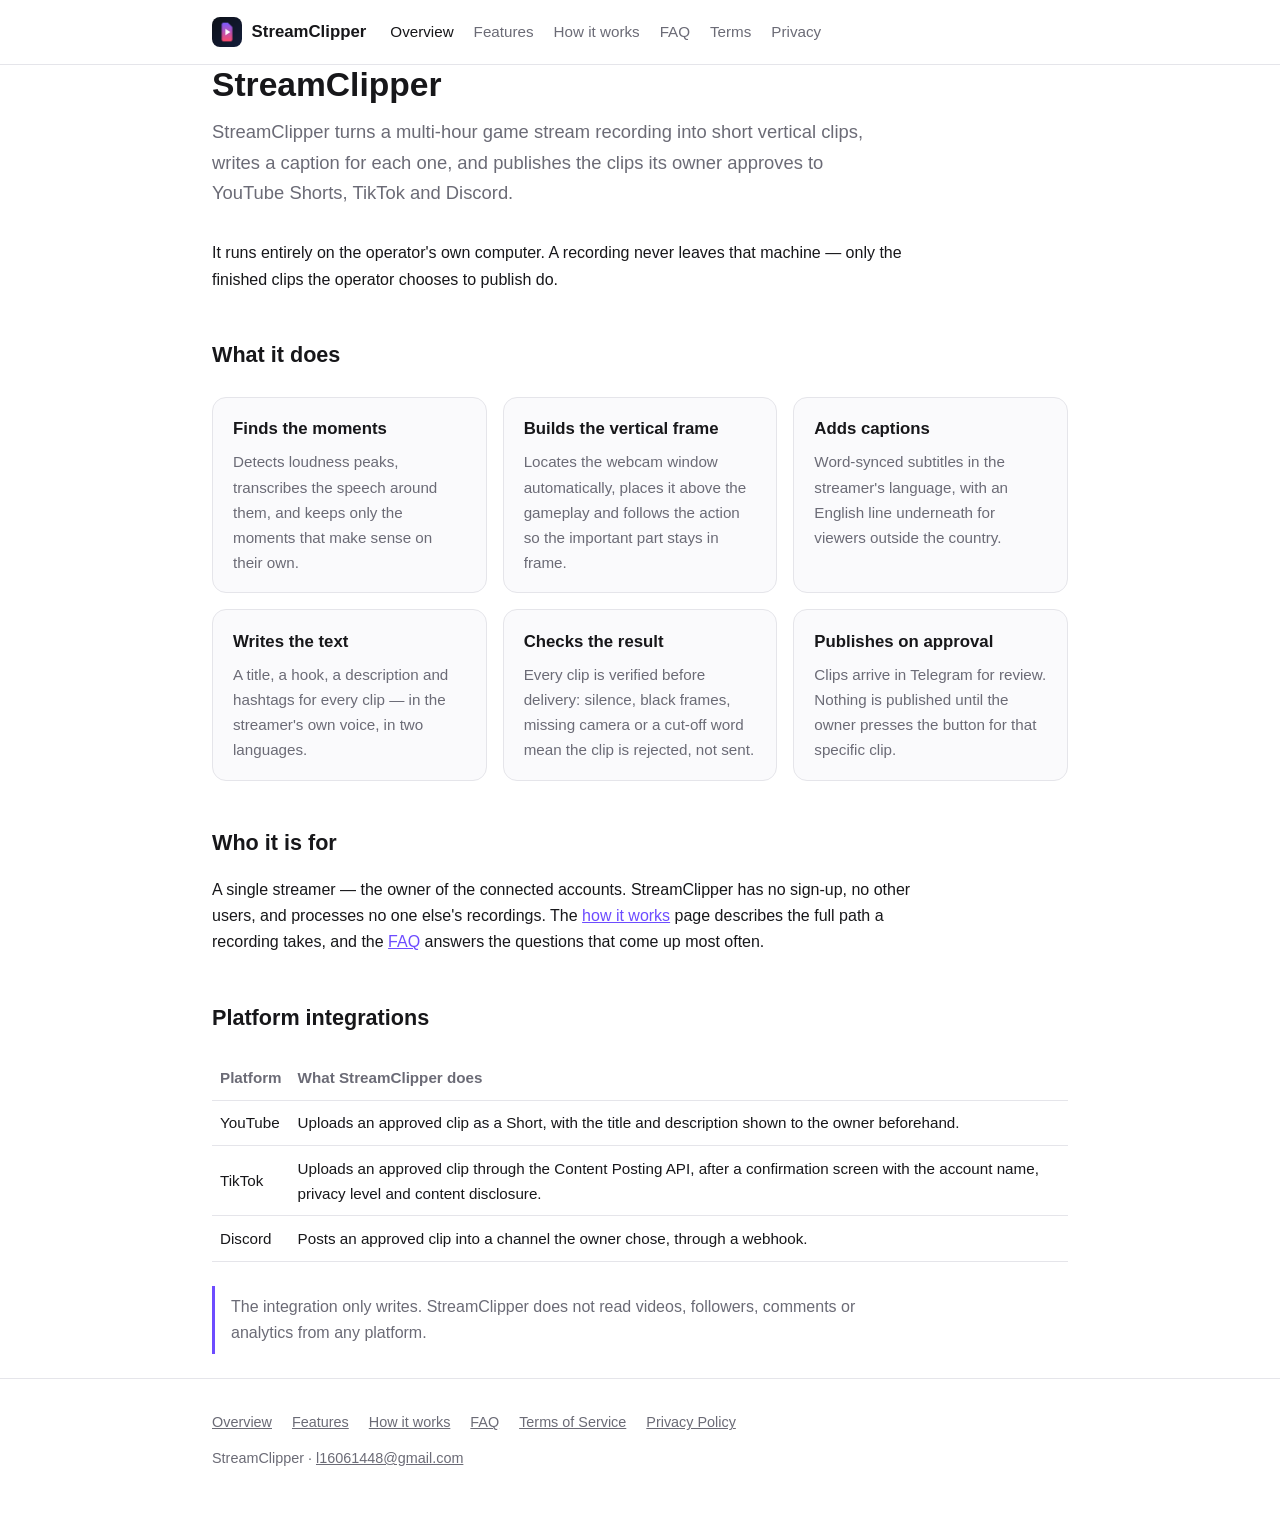
<file: index.html>
<!DOCTYPE html>
<html lang="en">
<head>
<meta charset="utf-8">
<meta name="viewport" content="width=device-width, initial-scale=1">
<link rel="icon" type="image/png" href="logo.png">
<link rel="stylesheet" href="style.css">
<title>StreamClipper</title>
<meta name="description" content="StreamClipper turns long game stream recordings into short vertical clips and publishes the approved ones to YouTube Shorts, TikTok and Discord.">
</head>
<body>

<header class="top">
  <div class="wrap">
    <a class="brand" href="index.html"><img src="logo.png" alt="">StreamClipper</a>
    <nav class="main">
      <a href="index.html" aria-current="page">Overview</a>
      <a href="features/">Features</a>
      <a href="how-it-works/">How it works</a>
      <a href="faq/">FAQ</a>
      <a href="terms-of-service/">Terms</a>
      <a href="privacy-policy/">Privacy</a>
    </nav>
  </div>
</header>

<main class="wrap">
  <h1>StreamClipper</h1>
  <p class="lead">StreamClipper turns a multi-hour game stream recording into
  short vertical clips, writes a caption for each one, and publishes the clips
  its owner approves to YouTube Shorts, TikTok and Discord.</p>

  <p>It runs entirely on the operator's own computer. A recording never leaves
  that machine — only the finished clips the operator chooses to publish do.</p>

  <h2>What it does</h2>
  <div class="grid">
    <div class="card">
      <h3>Finds the moments</h3>
      <p>Detects loudness peaks, transcribes the speech around them, and keeps
      only the moments that make sense on their own.</p>
    </div>
    <div class="card">
      <h3>Builds the vertical frame</h3>
      <p>Locates the webcam window automatically, places it above the gameplay
      and follows the action so the important part stays in frame.</p>
    </div>
    <div class="card">
      <h3>Adds captions</h3>
      <p>Word-synced subtitles in the streamer's language, with an English line
      underneath for viewers outside the country.</p>
    </div>
    <div class="card">
      <h3>Writes the text</h3>
      <p>A title, a hook, a description and hashtags for every clip — in the
      streamer's own voice, in two languages.</p>
    </div>
    <div class="card">
      <h3>Checks the result</h3>
      <p>Every clip is verified before delivery: silence, black frames, missing
      camera or a cut-off word mean the clip is rejected, not sent.</p>
    </div>
    <div class="card">
      <h3>Publishes on approval</h3>
      <p>Clips arrive in Telegram for review. Nothing is published until the
      owner presses the button for that specific clip.</p>
    </div>
  </div>

  <h2>Who it is for</h2>
  <p>A single streamer — the owner of the connected accounts. StreamClipper has
  no sign-up, no other users, and processes no one else's recordings. The
  <a href="how-it-works/">how it works</a> page describes the full path a
  recording takes, and the <a href="faq/">FAQ</a> answers the questions that
  come up most often.</p>

  <h2>Platform integrations</h2>
  <table>
    <tr><th>Platform</th><th>What StreamClipper does</th></tr>
    <tr><td>YouTube</td><td>Uploads an approved clip as a Short, with the title and description shown to the owner beforehand.</td></tr>
    <tr><td>TikTok</td><td>Uploads an approved clip through the Content Posting API, after a confirmation screen with the account name, privacy level and content disclosure.</td></tr>
    <tr><td>Discord</td><td>Posts an approved clip into a channel the owner chose, through a webhook.</td></tr>
  </table>
  <p class="note">The integration only writes. StreamClipper does not read
  videos, followers, comments or analytics from any platform.</p>
</main>

<footer class="bottom">
  <div class="wrap">
    <nav>
      <a href="index.html">Overview</a>
      <a href="features/">Features</a>
      <a href="how-it-works/">How it works</a>
      <a href="faq/">FAQ</a>
      <a href="terms-of-service/">Terms of Service</a>
      <a href="privacy-policy/">Privacy Policy</a>
    </nav>
    StreamClipper · <a href="mailto:l16061448@gmail.com">l16061448@gmail.com</a>
  </div>
</footer>

</body>
</html>
</file>
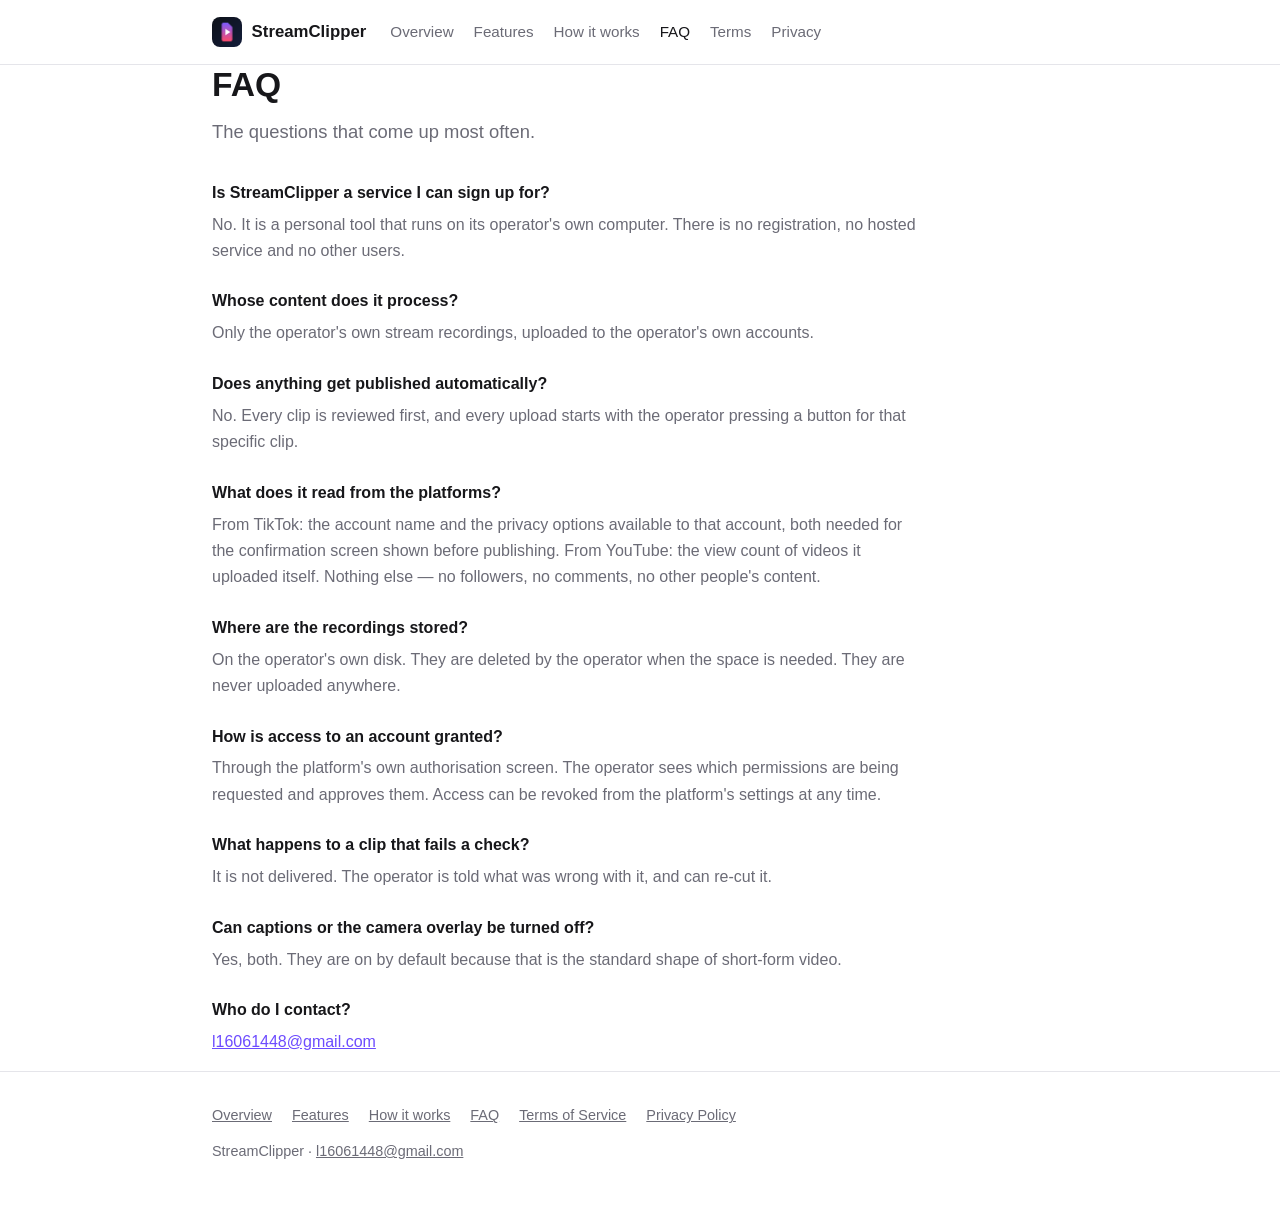
<file: faq/index.html>
<!DOCTYPE html>
<html lang="en">
<head>
<meta charset="utf-8">
<meta name="viewport" content="width=device-width, initial-scale=1">
<link rel="icon" type="image/png" href="../logo.png">
<link rel="stylesheet" href="../style.css">
<title>StreamClipper</title>
<meta name="description" content="Questions about what StreamClipper is, who can use it, what it uploads and how access works.">
</head>
<body>

<header class="top">
  <div class="wrap">
    <a class="brand" href="../"><img src="../logo.png" alt="">StreamClipper</a>
    <nav class="main">
      <a href="../">Overview</a>
      <a href="../features/">Features</a>
      <a href="../how-it-works/">How it works</a>
      <a href="../faq/" aria-current="page">FAQ</a>
      <a href="../terms-of-service/">Terms</a>
      <a href="../privacy-policy/">Privacy</a>
    </nav>
  </div>
</header>

<main class="wrap">
  <h1>FAQ</h1>
  <p class="lead">The questions that come up most often.</p>

  <dl class="faq">
    <dt>Is StreamClipper a service I can sign up for?</dt>
    <dd>No. It is a personal tool that runs on its operator's own computer. There
    is no registration, no hosted service and no other users.</dd>

    <dt>Whose content does it process?</dt>
    <dd>Only the operator's own stream recordings, uploaded to the operator's own
    accounts.</dd>

    <dt>Does anything get published automatically?</dt>
    <dd>No. Every clip is reviewed first, and every upload starts with the
    operator pressing a button for that specific clip.</dd>

    <dt>What does it read from the platforms?</dt>
    <dd>From TikTok: the account name and the privacy options available to that
    account, both needed for the confirmation screen shown before publishing.
    From YouTube: the view count of videos it uploaded itself. Nothing else — no
    followers, no comments, no other people's content.</dd>

    <dt>Where are the recordings stored?</dt>
    <dd>On the operator's own disk. They are deleted by the operator when the
    space is needed. They are never uploaded anywhere.</dd>

    <dt>How is access to an account granted?</dt>
    <dd>Through the platform's own authorisation screen. The operator sees which
    permissions are being requested and approves them. Access can be revoked from
    the platform's settings at any time.</dd>

    <dt>What happens to a clip that fails a check?</dt>
    <dd>It is not delivered. The operator is told what was wrong with it, and can
    re-cut it.</dd>

    <dt>Can captions or the camera overlay be turned off?</dt>
    <dd>Yes, both. They are on by default because that is the standard shape of
    short-form video.</dd>

    <dt>Who do I contact?</dt>
    <dd><a href="mailto:l16061448@gmail.com">l16061448@gmail.com</a></dd>
  </dl>
</main>

<footer class="bottom">
  <div class="wrap">
    <nav>
      <a href="../">Overview</a>
      <a href="../features/">Features</a>
      <a href="../how-it-works/">How it works</a>
      <a href="../faq/">FAQ</a>
      <a href="../terms-of-service/">Terms of Service</a>
      <a href="../privacy-policy/">Privacy Policy</a>
    </nav>
    StreamClipper · <a href="mailto:l16061448@gmail.com">l16061448@gmail.com</a>
  </div>
</footer>

</body>
</html>
</file>
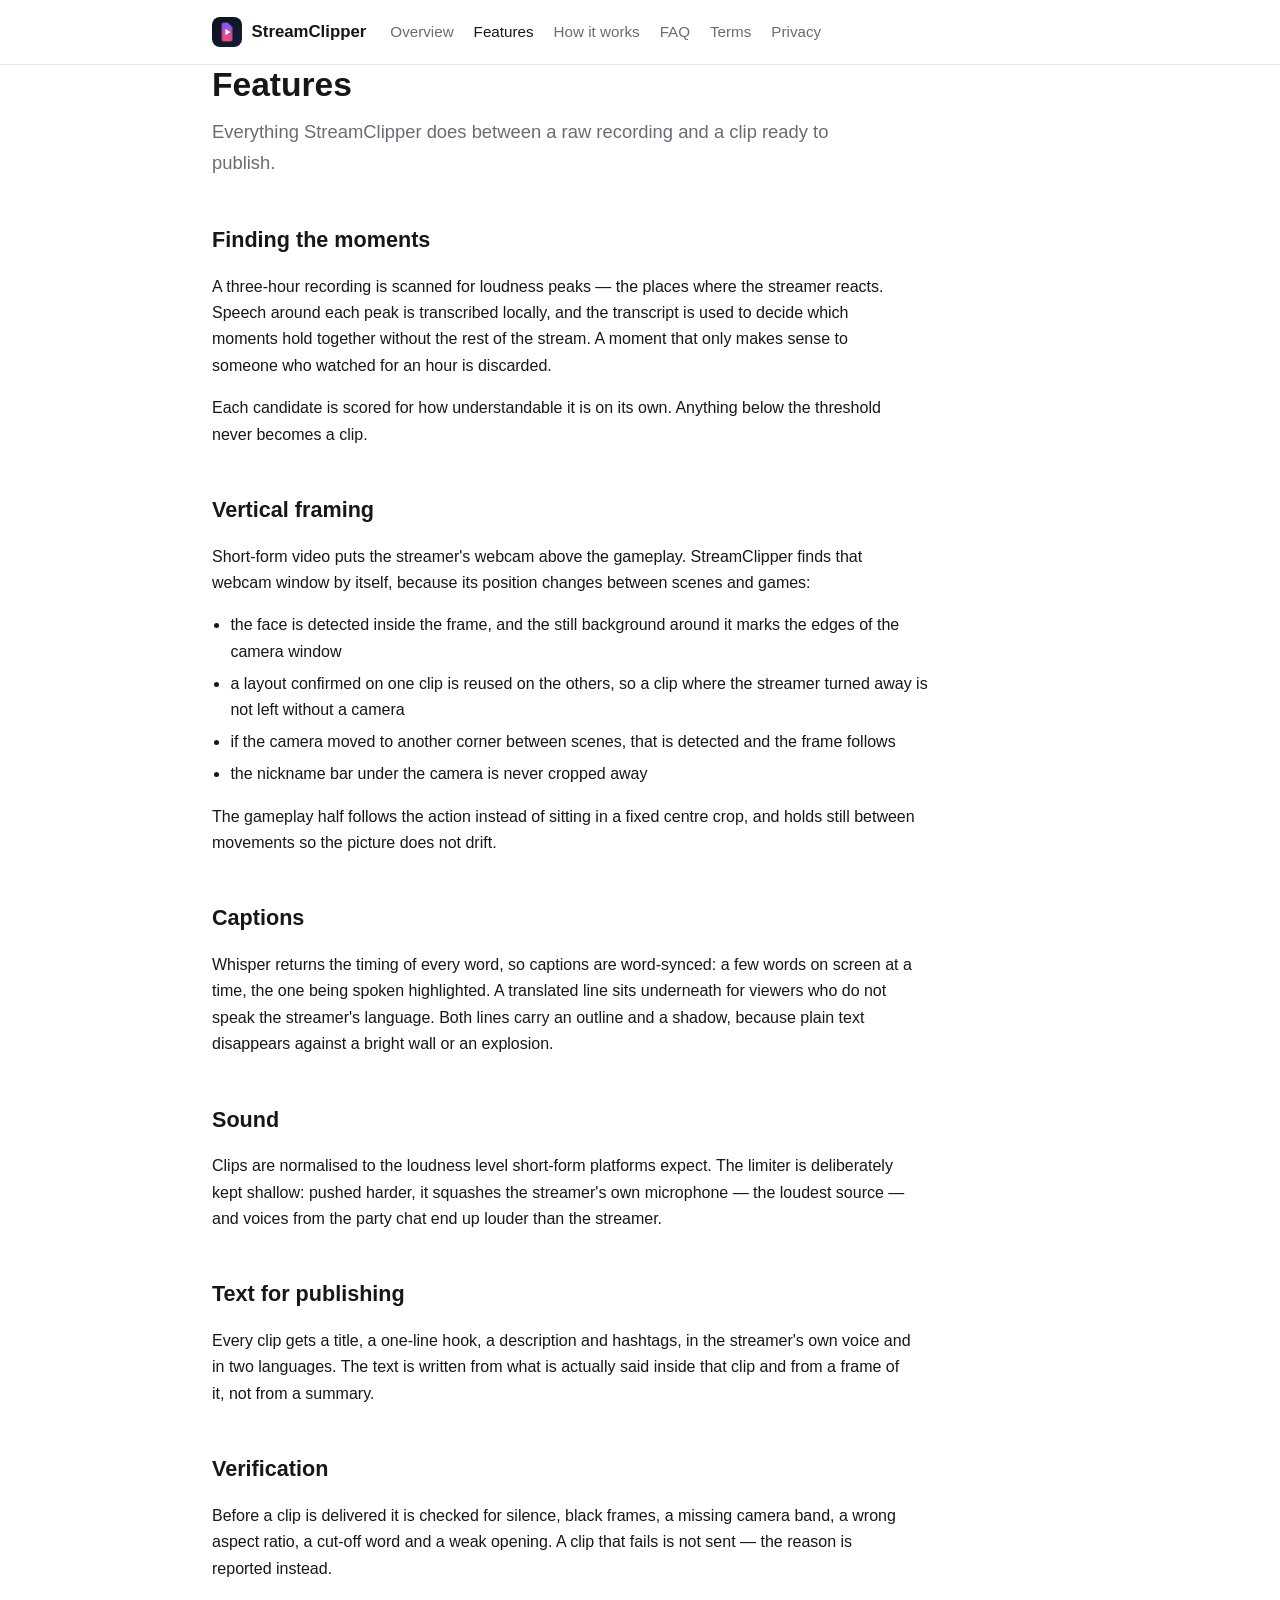
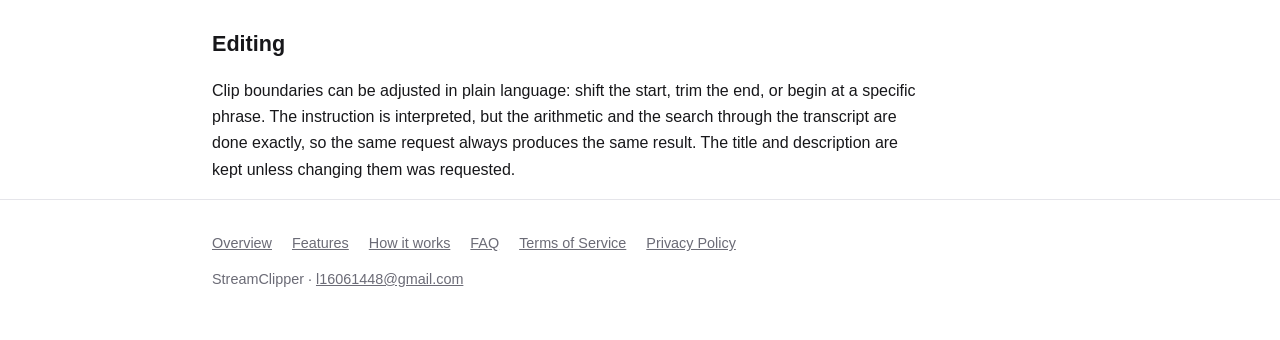
<file: features/index.html>
<!DOCTYPE html>
<html lang="en">
<head>
<meta charset="utf-8">
<meta name="viewport" content="width=device-width, initial-scale=1">
<link rel="icon" type="image/png" href="../logo.png">
<link rel="stylesheet" href="../style.css">
<title>StreamClipper</title>
<meta name="description" content="Everything StreamClipper does with a stream recording: moment selection, vertical framing, captions, verification and publishing.">
</head>
<body>

<header class="top">
  <div class="wrap">
    <a class="brand" href="../"><img src="../logo.png" alt="">StreamClipper</a>
    <nav class="main">
      <a href="../">Overview</a>
      <a href="../features/" aria-current="page">Features</a>
      <a href="../how-it-works/">How it works</a>
      <a href="../faq/">FAQ</a>
      <a href="../terms-of-service/">Terms</a>
      <a href="../privacy-policy/">Privacy</a>
    </nav>
  </div>
</header>

<main class="wrap">
  <h1>Features</h1>
  <p class="lead">Everything StreamClipper does between a raw recording and a
  clip ready to publish.</p>

  <h2>Finding the moments</h2>
  <p>A three-hour recording is scanned for loudness peaks — the places where the
  streamer reacts. Speech around each peak is transcribed locally, and the
  transcript is used to decide which moments hold together without the rest of
  the stream. A moment that only makes sense to someone who watched for an hour
  is discarded.</p>
  <p>Each candidate is scored for how understandable it is on its own. Anything
  below the threshold never becomes a clip.</p>

  <h2>Vertical framing</h2>
  <p>Short-form video puts the streamer's webcam above the gameplay.
  StreamClipper finds that webcam window by itself, because its position changes
  between scenes and games:</p>
  <ul>
    <li>the face is detected inside the frame, and the still background around
        it marks the edges of the camera window</li>
    <li>a layout confirmed on one clip is reused on the others, so a clip where
        the streamer turned away is not left without a camera</li>
    <li>if the camera moved to another corner between scenes, that is detected
        and the frame follows</li>
    <li>the nickname bar under the camera is never cropped away</li>
  </ul>
  <p>The gameplay half follows the action instead of sitting in a fixed centre
  crop, and holds still between movements so the picture does not drift.</p>

  <h2>Captions</h2>
  <p>Whisper returns the timing of every word, so captions are word-synced: a few
  words on screen at a time, the one being spoken highlighted. A translated line
  sits underneath for viewers who do not speak the streamer's language. Both
  lines carry an outline and a shadow, because plain text disappears against a
  bright wall or an explosion.</p>

  <h2>Sound</h2>
  <p>Clips are normalised to the loudness level short-form platforms expect. The
  limiter is deliberately kept shallow: pushed harder, it squashes the streamer's
  own microphone — the loudest source — and voices from the party chat end up
  louder than the streamer.</p>

  <h2>Text for publishing</h2>
  <p>Every clip gets a title, a one-line hook, a description and hashtags, in the
  streamer's own voice and in two languages. The text is written from what is
  actually said inside that clip and from a frame of it, not from a summary.</p>

  <h2>Verification</h2>
  <p>Before a clip is delivered it is checked for silence, black frames, a
  missing camera band, a wrong aspect ratio, a cut-off word and a weak opening.
  A clip that fails is not sent — the reason is reported instead.</p>

  <h2>Editing</h2>
  <p>Clip boundaries can be adjusted in plain language: shift the start, trim the
  end, or begin at a specific phrase. The instruction is interpreted, but the
  arithmetic and the search through the transcript are done exactly, so the same
  request always produces the same result. The title and description are kept
  unless changing them was requested.</p>
</main>

<footer class="bottom">
  <div class="wrap">
    <nav>
      <a href="../">Overview</a>
      <a href="../features/">Features</a>
      <a href="../how-it-works/">How it works</a>
      <a href="../faq/">FAQ</a>
      <a href="../terms-of-service/">Terms of Service</a>
      <a href="../privacy-policy/">Privacy Policy</a>
    </nav>
    StreamClipper · <a href="mailto:l16061448@gmail.com">l16061448@gmail.com</a>
  </div>
</footer>

</body>
</html>
</file>
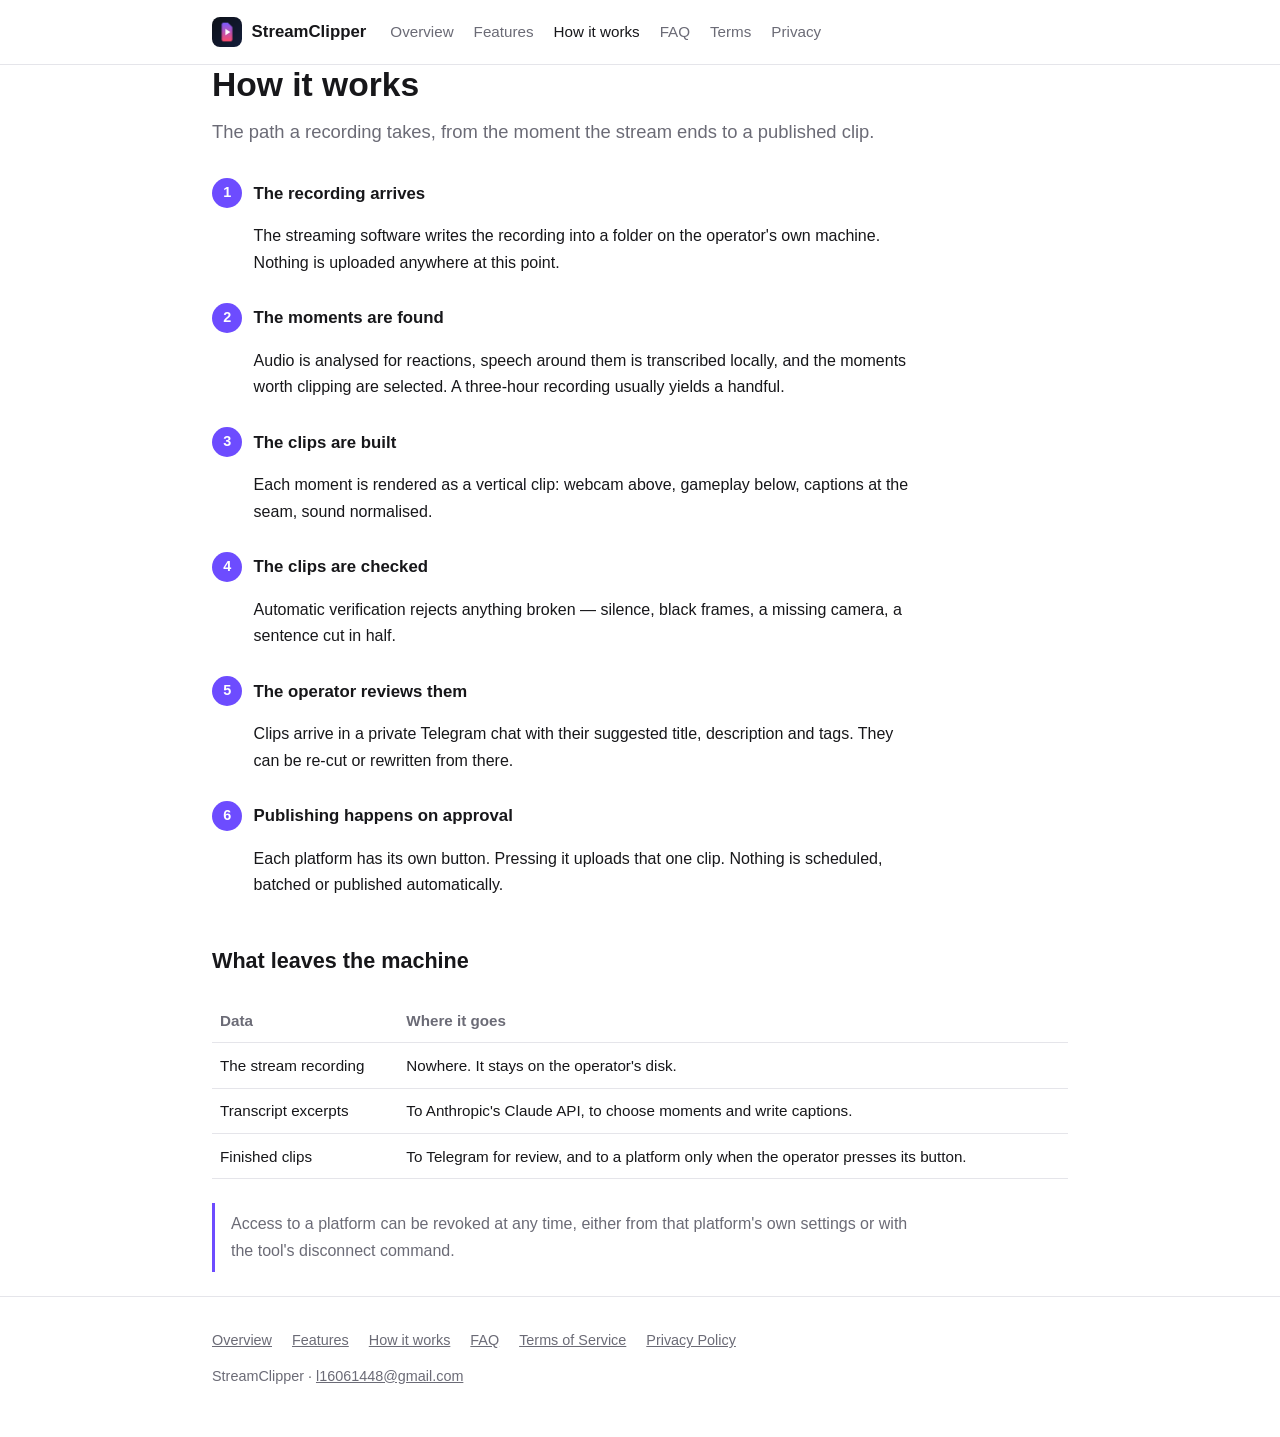
<file: how-it-works/index.html>
<!DOCTYPE html>
<html lang="en">
<head>
<meta charset="utf-8">
<meta name="viewport" content="width=device-width, initial-scale=1">
<link rel="icon" type="image/png" href="../logo.png">
<link rel="stylesheet" href="../style.css">
<title>StreamClipper</title>
<meta name="description" content="The path a stream recording takes through StreamClipper, from the recorder to a published clip.">
</head>
<body>

<header class="top">
  <div class="wrap">
    <a class="brand" href="../"><img src="../logo.png" alt="">StreamClipper</a>
    <nav class="main">
      <a href="../">Overview</a>
      <a href="../features/">Features</a>
      <a href="../how-it-works/" aria-current="page">How it works</a>
      <a href="../faq/">FAQ</a>
      <a href="../terms-of-service/">Terms</a>
      <a href="../privacy-policy/">Privacy</a>
    </nav>
  </div>
</header>

<main class="wrap">
  <h1>How it works</h1>
  <p class="lead">The path a recording takes, from the moment the stream ends to
  a published clip.</p>

  <ol class="steps">
    <li>
      <h3>The recording arrives</h3>
      <p>The streaming software writes the recording into a folder on the
      operator's own machine. Nothing is uploaded anywhere at this point.</p>
    </li>
    <li>
      <h3>The moments are found</h3>
      <p>Audio is analysed for reactions, speech around them is transcribed
      locally, and the moments worth clipping are selected. A three-hour
      recording usually yields a handful.</p>
    </li>
    <li>
      <h3>The clips are built</h3>
      <p>Each moment is rendered as a vertical clip: webcam above, gameplay
      below, captions at the seam, sound normalised.</p>
    </li>
    <li>
      <h3>The clips are checked</h3>
      <p>Automatic verification rejects anything broken — silence, black frames,
      a missing camera, a sentence cut in half.</p>
    </li>
    <li>
      <h3>The operator reviews them</h3>
      <p>Clips arrive in a private Telegram chat with their suggested title,
      description and tags. They can be re-cut or rewritten from there.</p>
    </li>
    <li>
      <h3>Publishing happens on approval</h3>
      <p>Each platform has its own button. Pressing it uploads that one clip.
      Nothing is scheduled, batched or published automatically.</p>
    </li>
  </ol>

  <h2>What leaves the machine</h2>
  <table>
    <tr><th>Data</th><th>Where it goes</th></tr>
    <tr><td>The stream recording</td><td>Nowhere. It stays on the operator's disk.</td></tr>
    <tr><td>Transcript excerpts</td><td>To Anthropic's Claude API, to choose moments and write captions.</td></tr>
    <tr><td>Finished clips</td><td>To Telegram for review, and to a platform only when the operator presses its button.</td></tr>
  </table>

  <p class="note">Access to a platform can be revoked at any time, either from
  that platform's own settings or with the tool's disconnect command.</p>
</main>

<footer class="bottom">
  <div class="wrap">
    <nav>
      <a href="../">Overview</a>
      <a href="../features/">Features</a>
      <a href="../how-it-works/">How it works</a>
      <a href="../faq/">FAQ</a>
      <a href="../terms-of-service/">Terms of Service</a>
      <a href="../privacy-policy/">Privacy Policy</a>
    </nav>
    StreamClipper · <a href="mailto:l16061448@gmail.com">l16061448@gmail.com</a>
  </div>
</footer>

</body>
</html>
</file>
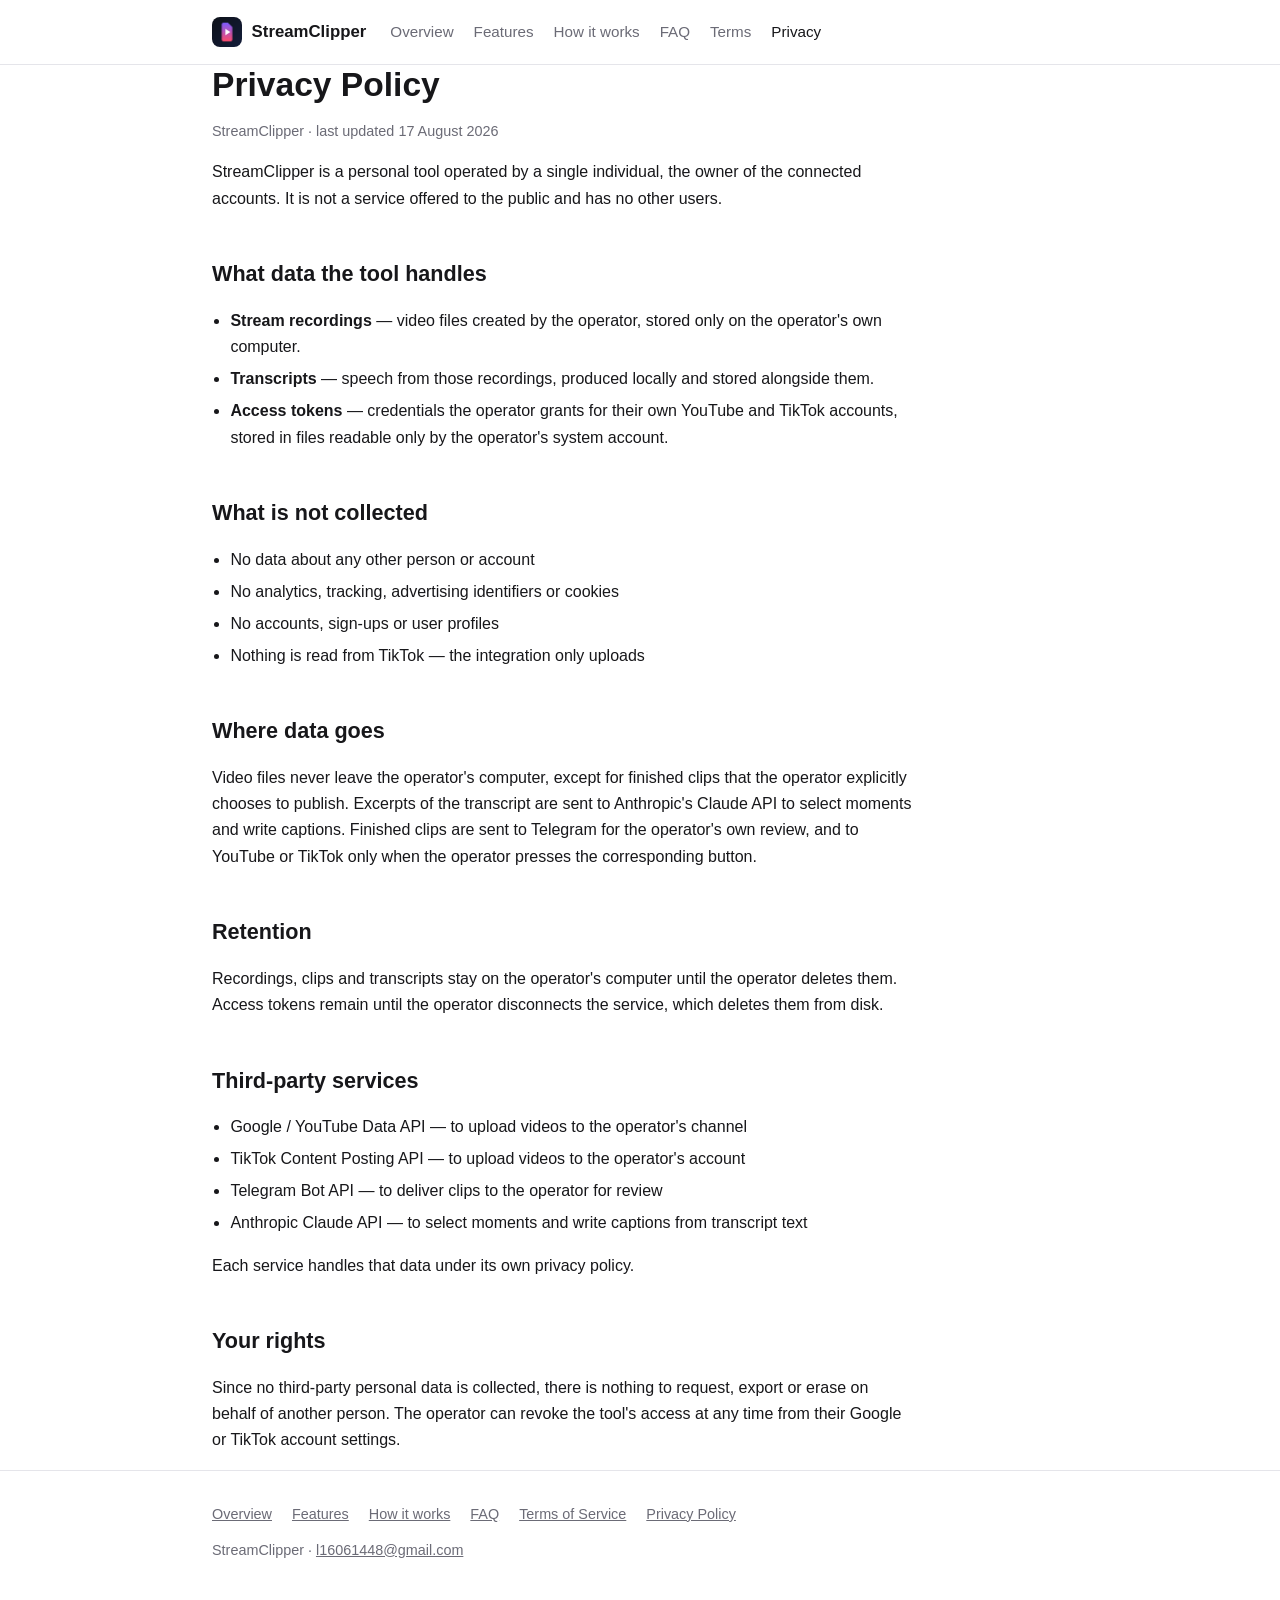
<file: privacy-policy/index.html>
<!DOCTYPE html>
<html lang="en">
<head>
<meta charset="utf-8">
<meta name="viewport" content="width=device-width, initial-scale=1">
<link rel="icon" type="image/png" href="../logo.png">
<link rel="stylesheet" href="../style.css">
<title>StreamClipper</title>
<meta name="description" content="Privacy Policy for StreamClipper.">
</head>
<body>

<header class="top">
  <div class="wrap">
    <a class="brand" href="../"><img src="../logo.png" alt="">StreamClipper</a>
    <nav class="main">
      <a href="../">Overview</a>
      <a href="../features/">Features</a>
      <a href="../how-it-works/">How it works</a>
      <a href="../faq/">FAQ</a>
      <a href="../terms-of-service/">Terms</a>
      <a href="../privacy-policy/" aria-current="page">Privacy</a>
    </nav>
  </div>
</header>

<main class="wrap">
  <h1>Privacy Policy</h1>
<p class="updated">StreamClipper · last updated 17 August 2026</p>

<p>StreamClipper is a personal tool operated by a single individual, the owner
of the connected accounts. It is not a service offered to the public and has no
other users.</p>

<h2>What data the tool handles</h2>
<ul>
  <li><strong>Stream recordings</strong> — video files created by the operator,
      stored only on the operator's own computer.</li>
  <li><strong>Transcripts</strong> — speech from those recordings, produced
      locally and stored alongside them.</li>
  <li><strong>Access tokens</strong> — credentials the operator grants for
      their own YouTube and TikTok accounts, stored in files readable only by
      the operator's system account.</li>
</ul>

<h2>What is not collected</h2>
<ul>
  <li>No data about any other person or account</li>
  <li>No analytics, tracking, advertising identifiers or cookies</li>
  <li>No accounts, sign-ups or user profiles</li>
  <li>Nothing is read from TikTok — the integration only uploads</li>
</ul>

<h2>Where data goes</h2>
<p>Video files never leave the operator's computer, except for finished clips
that the operator explicitly chooses to publish. Excerpts of the transcript are
sent to Anthropic's Claude API to select moments and write captions.
Finished clips are sent to Telegram for the operator's own review, and to
YouTube or TikTok only when the operator presses the corresponding button.</p>

<h2>Retention</h2>
<p>Recordings, clips and transcripts stay on the operator's computer until the
operator deletes them. Access tokens remain until the operator disconnects the
service, which deletes them from disk.</p>

<h2>Third-party services</h2>
<ul>
  <li>Google / YouTube Data API — to upload videos to the operator's channel</li>
  <li>TikTok Content Posting API — to upload videos to the operator's account</li>
  <li>Telegram Bot API — to deliver clips to the operator for review</li>
  <li>Anthropic Claude API — to select moments and write captions from transcript text</li>
</ul>
<p>Each service handles that data under its own privacy policy.</p>

<h2>Your rights</h2>
<p>Since no third-party personal data is collected, there is nothing to request,
export or erase on behalf of another person. The operator can revoke the tool's
access at any time from their Google or TikTok account settings.</p>
</main>

<footer class="bottom">
  <div class="wrap">
    <nav>
      <a href="../">Overview</a>
      <a href="../features/">Features</a>
      <a href="../how-it-works/">How it works</a>
      <a href="../faq/">FAQ</a>
      <a href="../terms-of-service/">Terms of Service</a>
      <a href="../privacy-policy/">Privacy Policy</a>
    </nav>
    StreamClipper · <a href="mailto:l16061448@gmail.com">l16061448@gmail.com</a>
  </div>
</footer>

</body>
</html>
</file>
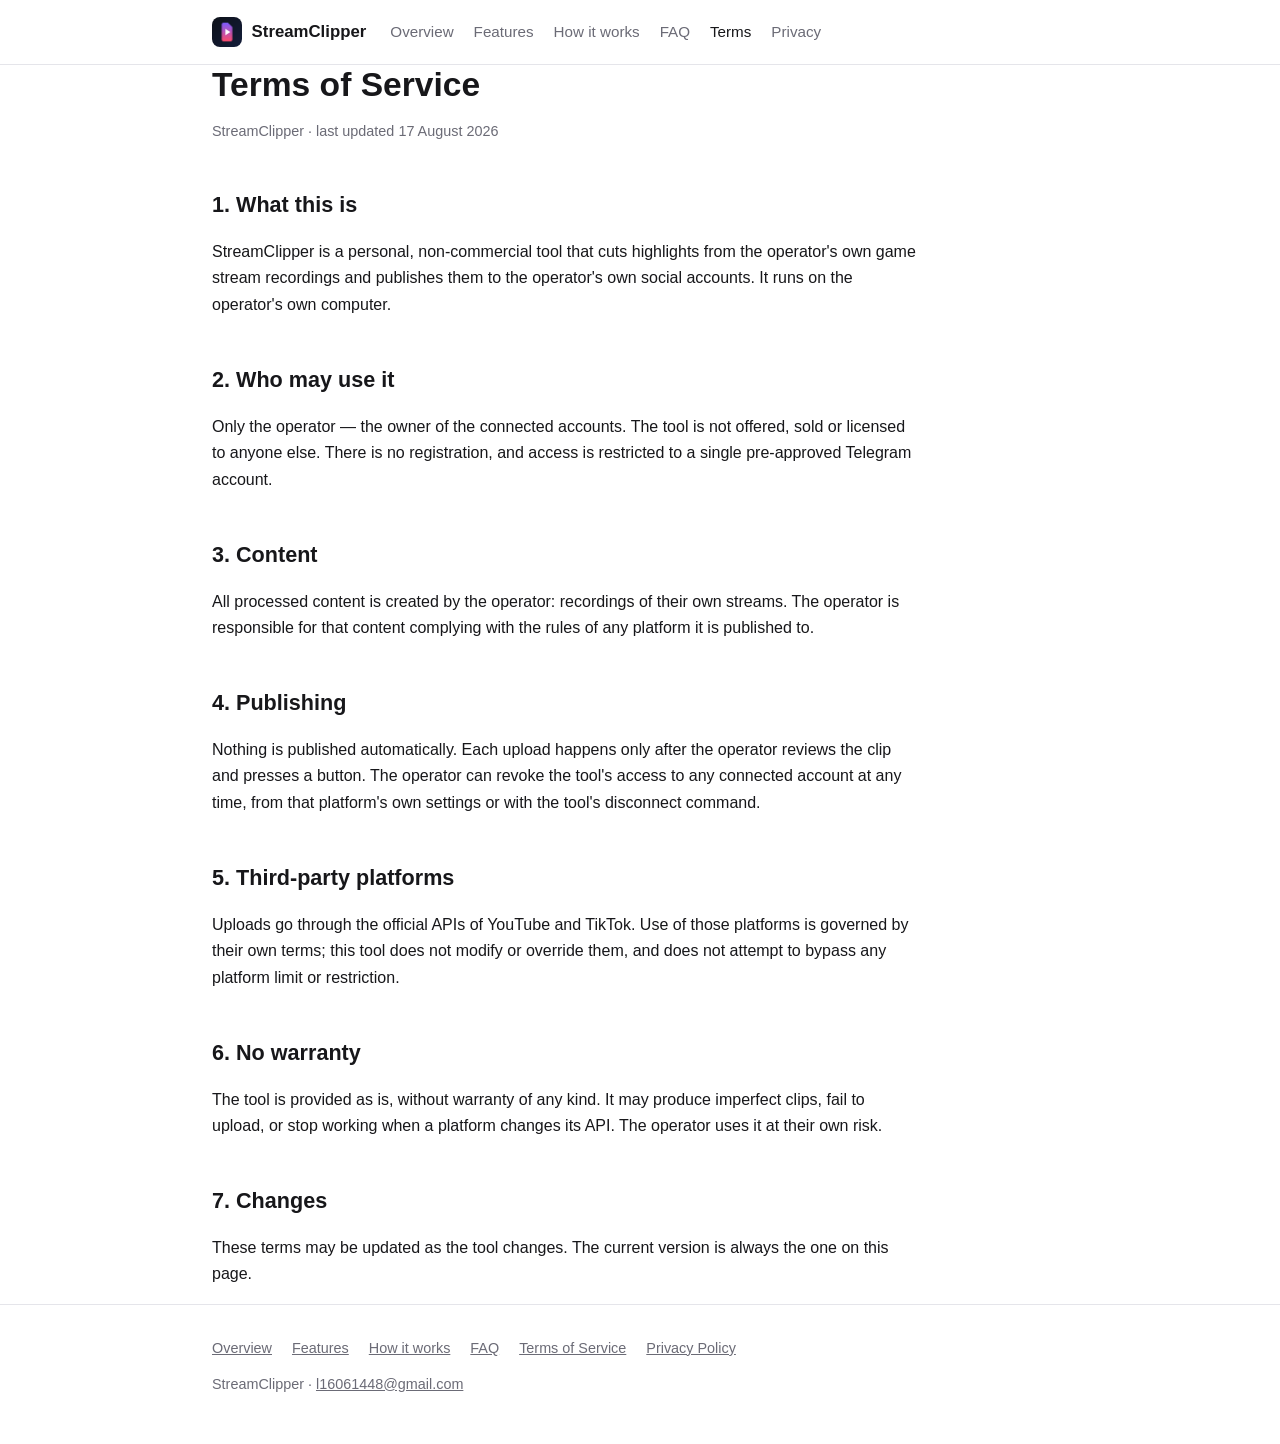
<file: terms-of-service/index.html>
<!DOCTYPE html>
<html lang="en">
<head>
<meta charset="utf-8">
<meta name="viewport" content="width=device-width, initial-scale=1">
<link rel="icon" type="image/png" href="../logo.png">
<link rel="stylesheet" href="../style.css">
<title>StreamClipper</title>
<meta name="description" content="Terms of Service for StreamClipper.">
</head>
<body>

<header class="top">
  <div class="wrap">
    <a class="brand" href="../"><img src="../logo.png" alt="">StreamClipper</a>
    <nav class="main">
      <a href="../">Overview</a>
      <a href="../features/">Features</a>
      <a href="../how-it-works/">How it works</a>
      <a href="../faq/">FAQ</a>
      <a href="../terms-of-service/" aria-current="page">Terms</a>
      <a href="../privacy-policy/">Privacy</a>
    </nav>
  </div>
</header>

<main class="wrap">
  <h1>Terms of Service</h1>
<p class="updated">StreamClipper · last updated 17 August 2026</p>

<h2>1. What this is</h2>
<p>StreamClipper is a personal, non-commercial tool that cuts highlights from
the operator's own game stream recordings and publishes them to the operator's
own social accounts. It runs on the operator's own computer.</p>

<h2>2. Who may use it</h2>
<p>Only the operator — the owner of the connected accounts. The tool is not
offered, sold or licensed to anyone else. There is no registration, and access
is restricted to a single pre-approved Telegram account.</p>

<h2>3. Content</h2>
<p>All processed content is created by the operator: recordings of their own
streams. The operator is responsible for that content complying with the rules
of any platform it is published to.</p>

<h2>4. Publishing</h2>
<p>Nothing is published automatically. Each upload happens only after the
operator reviews the clip and presses a button. The operator can revoke the
tool's access to any connected account at any time, from that platform's own
settings or with the tool's disconnect command.</p>

<h2>5. Third-party platforms</h2>
<p>Uploads go through the official APIs of YouTube and TikTok. Use of those
platforms is governed by their own terms; this tool does not modify or override
them, and does not attempt to bypass any platform limit or restriction.</p>

<h2>6. No warranty</h2>
<p>The tool is provided as is, without warranty of any kind. It may produce
imperfect clips, fail to upload, or stop working when a platform changes its
API. The operator uses it at their own risk.</p>

<h2>7. Changes</h2>
<p>These terms may be updated as the tool changes. The current version is
always the one on this page.</p>
</main>

<footer class="bottom">
  <div class="wrap">
    <nav>
      <a href="../">Overview</a>
      <a href="../features/">Features</a>
      <a href="../how-it-works/">How it works</a>
      <a href="../faq/">FAQ</a>
      <a href="../terms-of-service/">Terms of Service</a>
      <a href="../privacy-policy/">Privacy Policy</a>
    </nav>
    StreamClipper · <a href="mailto:l16061448@gmail.com">l16061448@gmail.com</a>
  </div>
</footer>

</body>
</html>
</file>
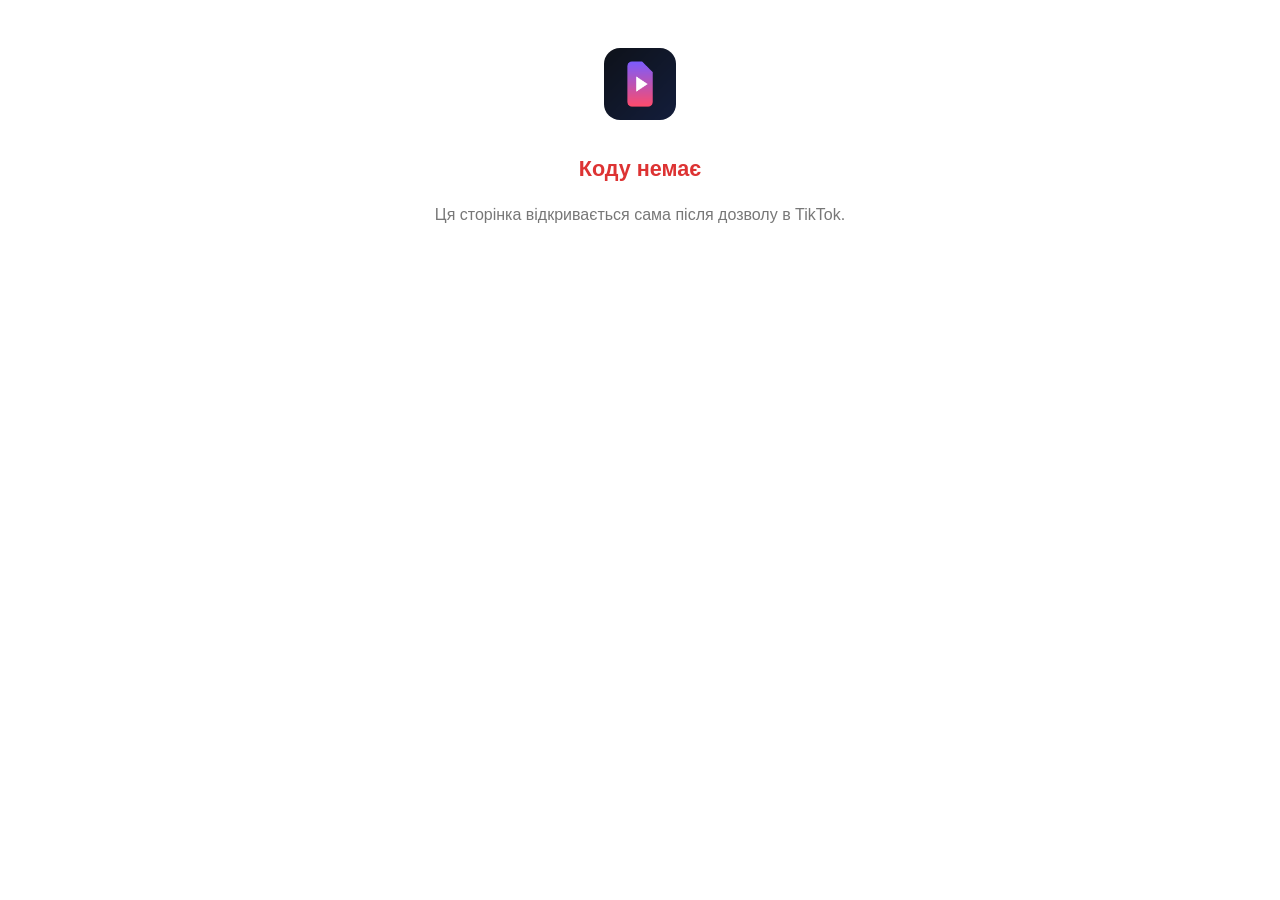
<file: auth.html>
<!DOCTYPE html>
<html lang="uk">
<head>
<meta charset="utf-8">
<meta name="viewport" content="width=device-width, initial-scale=1">
<link rel="icon" type="image/png" href="logo.png">
<title>StreamClipper</title>
<style>
  :root { color-scheme: light dark; }
  body { max-width: 34rem; margin: 3rem auto; padding: 0 1.25rem; text-align: center;
         font: 16px/1.6 -apple-system, BlinkMacSystemFont, "Segoe UI", sans-serif; }
  .logo { width: 72px; height: 72px; border-radius: 16px; }
  h1 { font-size: 1.35rem; margin: 1.5rem 0 .5rem; }
  p  { color: #777; }
  #code { display: block; width: 100%; box-sizing: border-box; margin: 1.5rem 0 .75rem;
          padding: 1rem; font: 15px/1.5 ui-monospace, SFMono-Regular, Menlo, monospace;
          word-break: break-all; border: 2px solid #888; border-radius: 12px;
          background: transparent; color: inherit; text-align: center; }
  button { font-size: 1rem; padding: .7rem 1.4rem; border-radius: 10px;
           border: 0; background: #6d4cff; color: #fff; cursor: pointer; }
  button:active { opacity: .8; }
  .error { color: #d33; }
</style>
</head>
<body>
<img class="logo" src="logo.png" alt="">
<h1 id="title">Готово</h1>
<p id="subtitle">Скопіюй команду й надішли її боту.</p>

<textarea id="code" rows="4" readonly></textarea>
<button id="copy">Скопіювати команду</button>

<script>
  const params = new URLSearchParams(location.search);
  const code = params.get("code");
  const error = params.get("error_description") || params.get("error");
  const box = document.getElementById("code");

  // У полі одразу лежить готова команда — копіювати сам код нема сенсу.
  const command = "/connect tiktok code " + code;

  if (code) {
    box.value = command;
  } else {
    document.getElementById("title").textContent = error ? "TikTok відмовив" : "Коду немає";
    document.getElementById("title").className = "error";
    document.getElementById("subtitle").textContent = error
      || "Ця сторінка відкривається сама після дозволу в TikTok.";
    box.style.display = "none";
    document.getElementById("copy").style.display = "none";
  }

  document.getElementById("copy").onclick = async () => {
    try { await navigator.clipboard.writeText(command); }
    catch { box.select(); document.execCommand("copy"); }
    document.getElementById("copy").textContent = "Скопійовано ✓";
  };
</script>
</body>
</html>
</file>
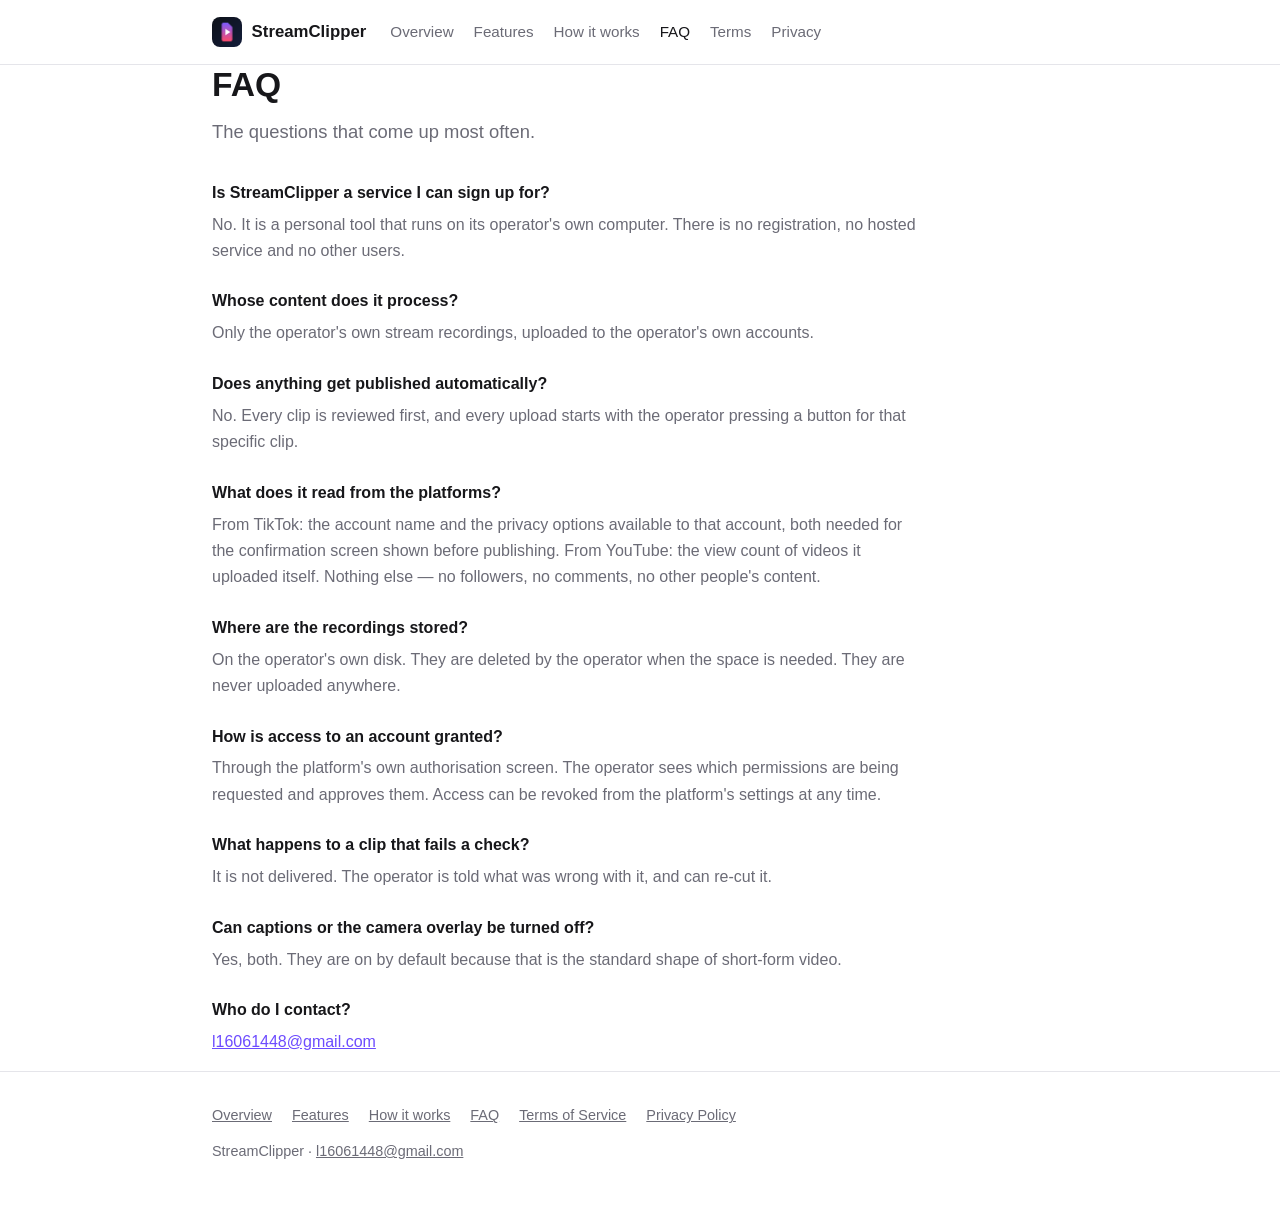
<file: faq.html>
<!DOCTYPE html><html lang="en"><head><meta charset="utf-8"><meta http-equiv="refresh" content="0; url=faq/"><link rel="canonical" href="faq/"><title>StreamClipper</title></head><body><a href="faq/">StreamClipper</a></body></html>
</file>
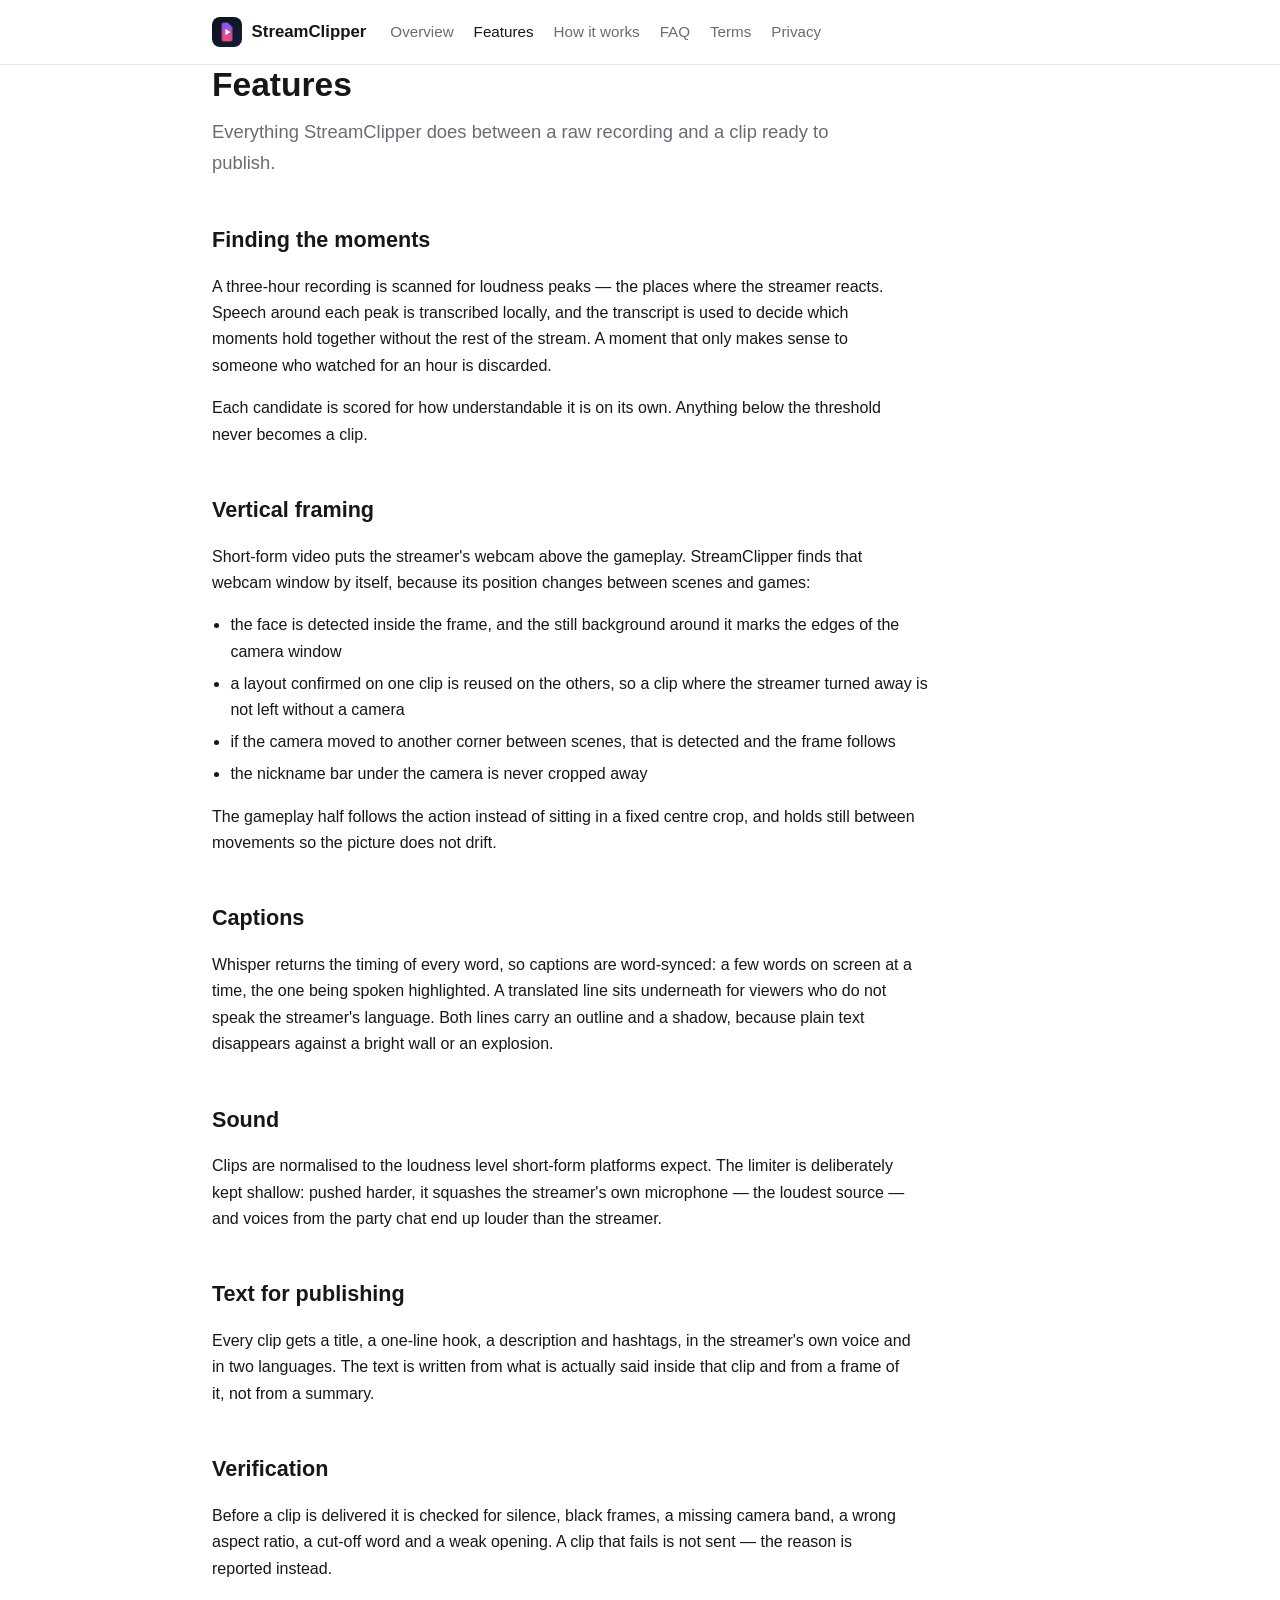
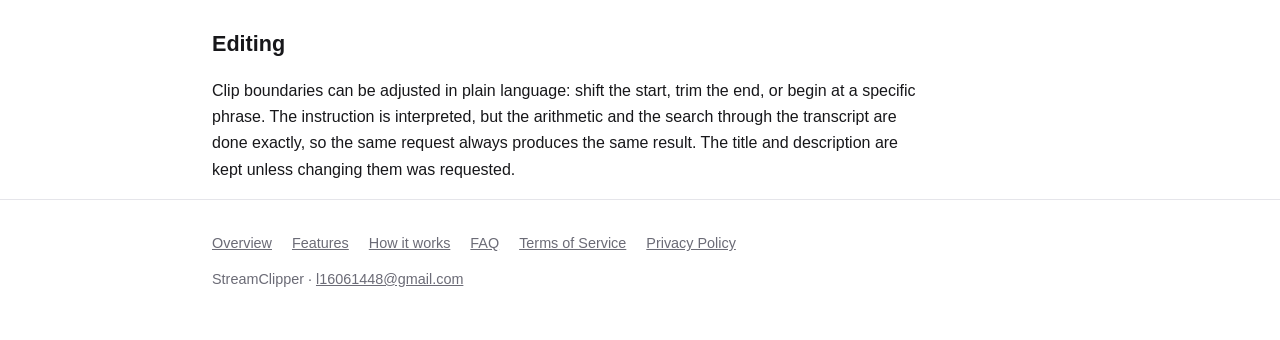
<file: features.html>
<!DOCTYPE html><html lang="en"><head><meta charset="utf-8"><meta http-equiv="refresh" content="0; url=features/"><link rel="canonical" href="features/"><title>StreamClipper</title></head><body><a href="features/">StreamClipper</a></body></html>
</file>
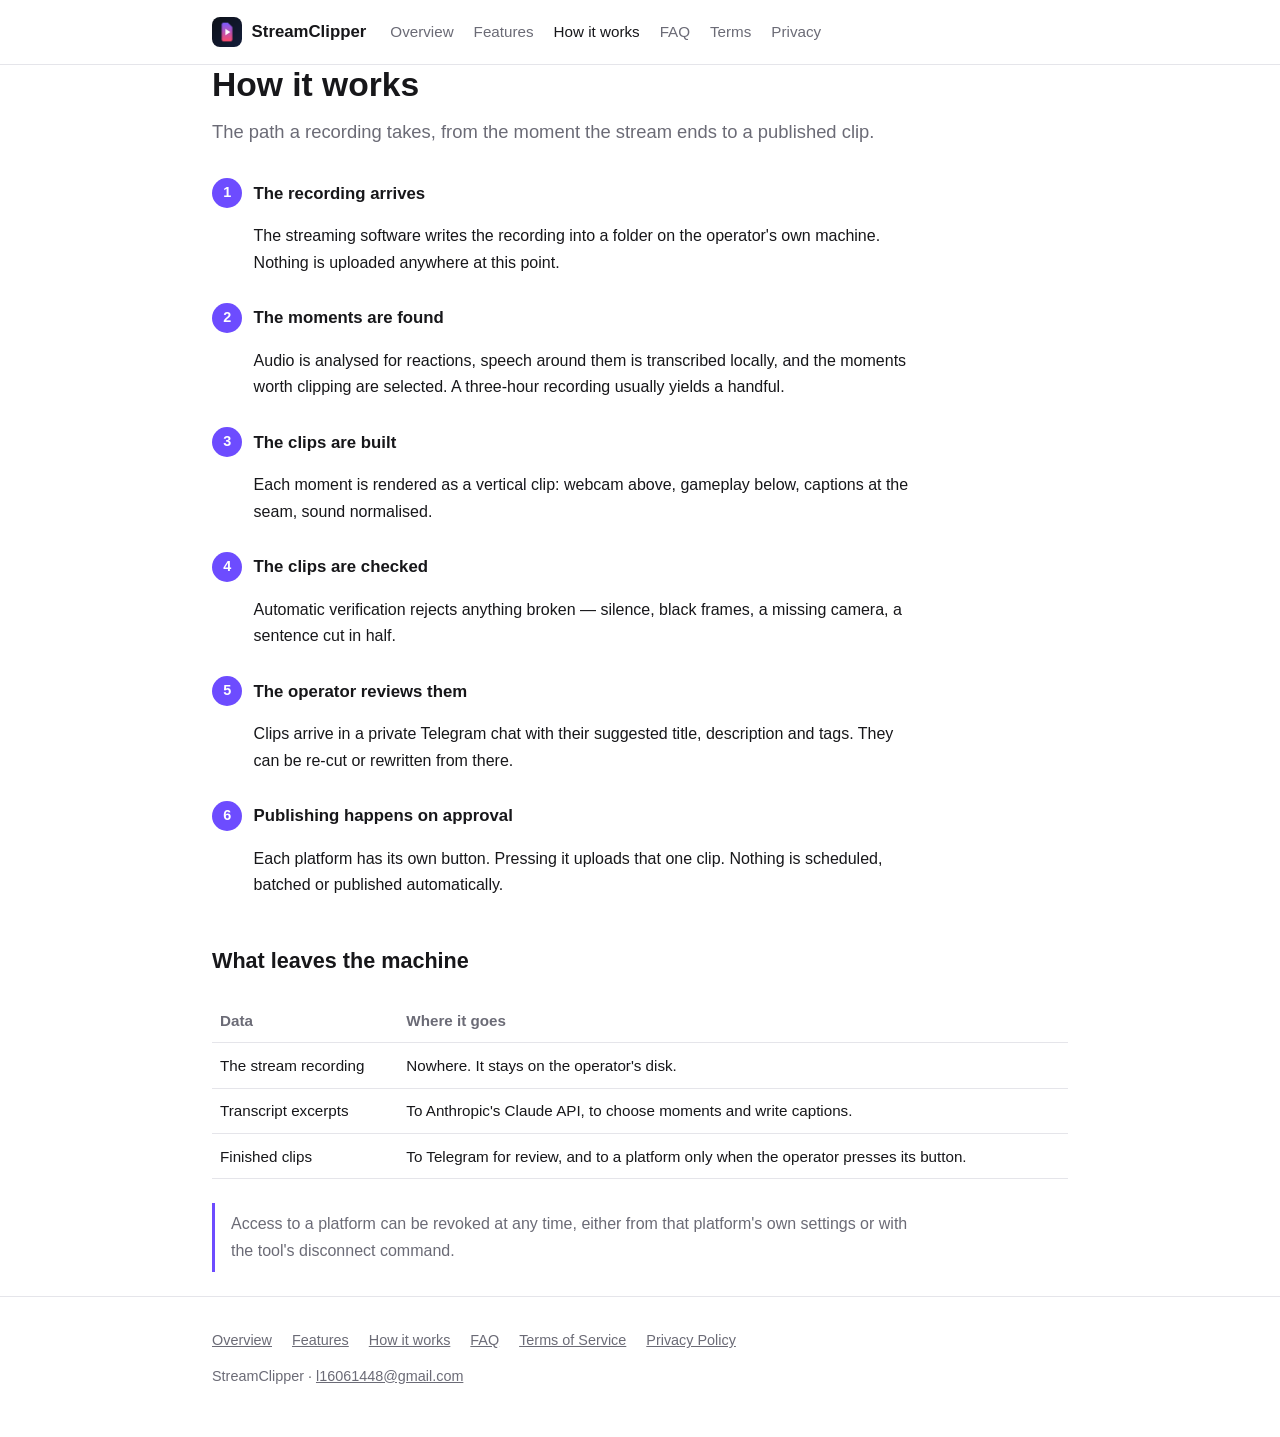
<file: how-it-works.html>
<!DOCTYPE html><html lang="en"><head><meta charset="utf-8"><meta http-equiv="refresh" content="0; url=how-it-works/"><link rel="canonical" href="how-it-works/"><title>StreamClipper</title></head><body><a href="how-it-works/">StreamClipper</a></body></html>
</file>
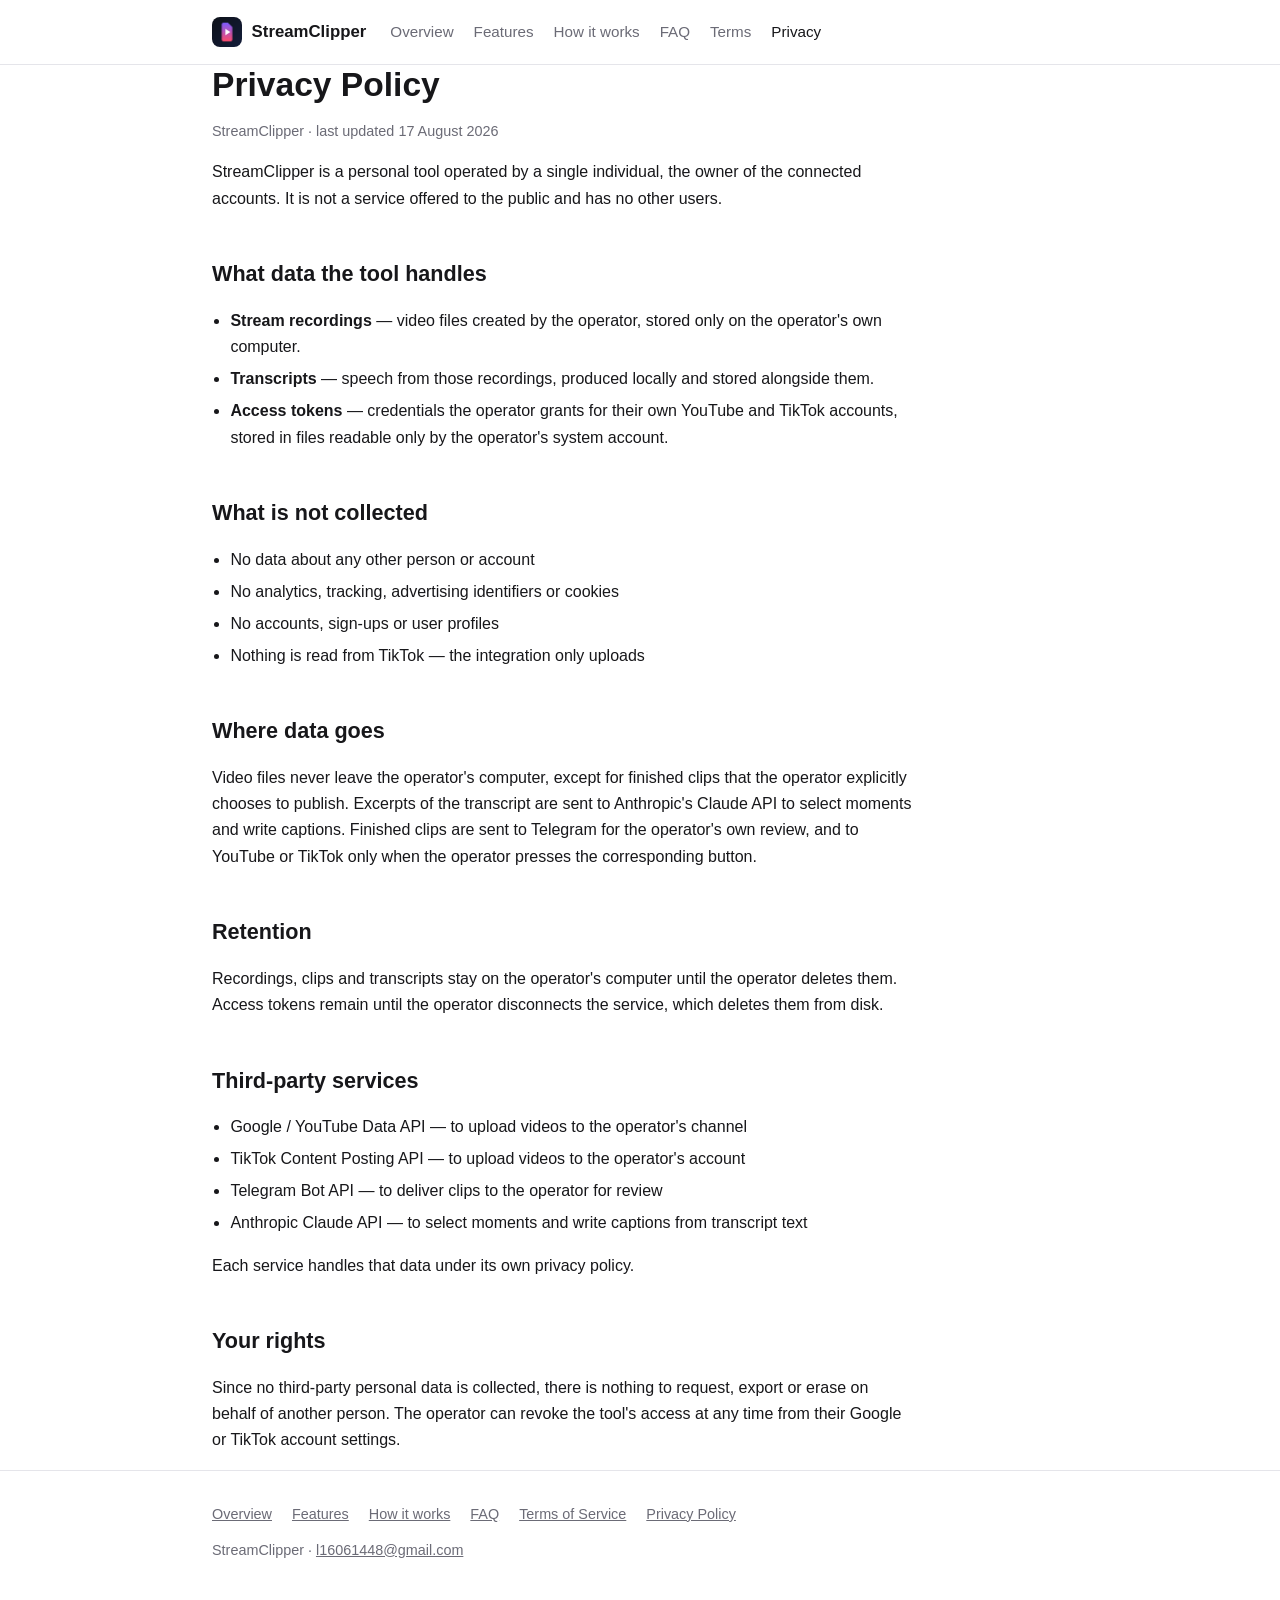
<file: privacy.html>
<!DOCTYPE html><html lang="en"><head><meta charset="utf-8"><meta http-equiv="refresh" content="0; url=privacy-policy/"><link rel="canonical" href="privacy-policy/"><title>StreamClipper</title></head><body><a href="privacy-policy/">StreamClipper</a></body></html>
</file>
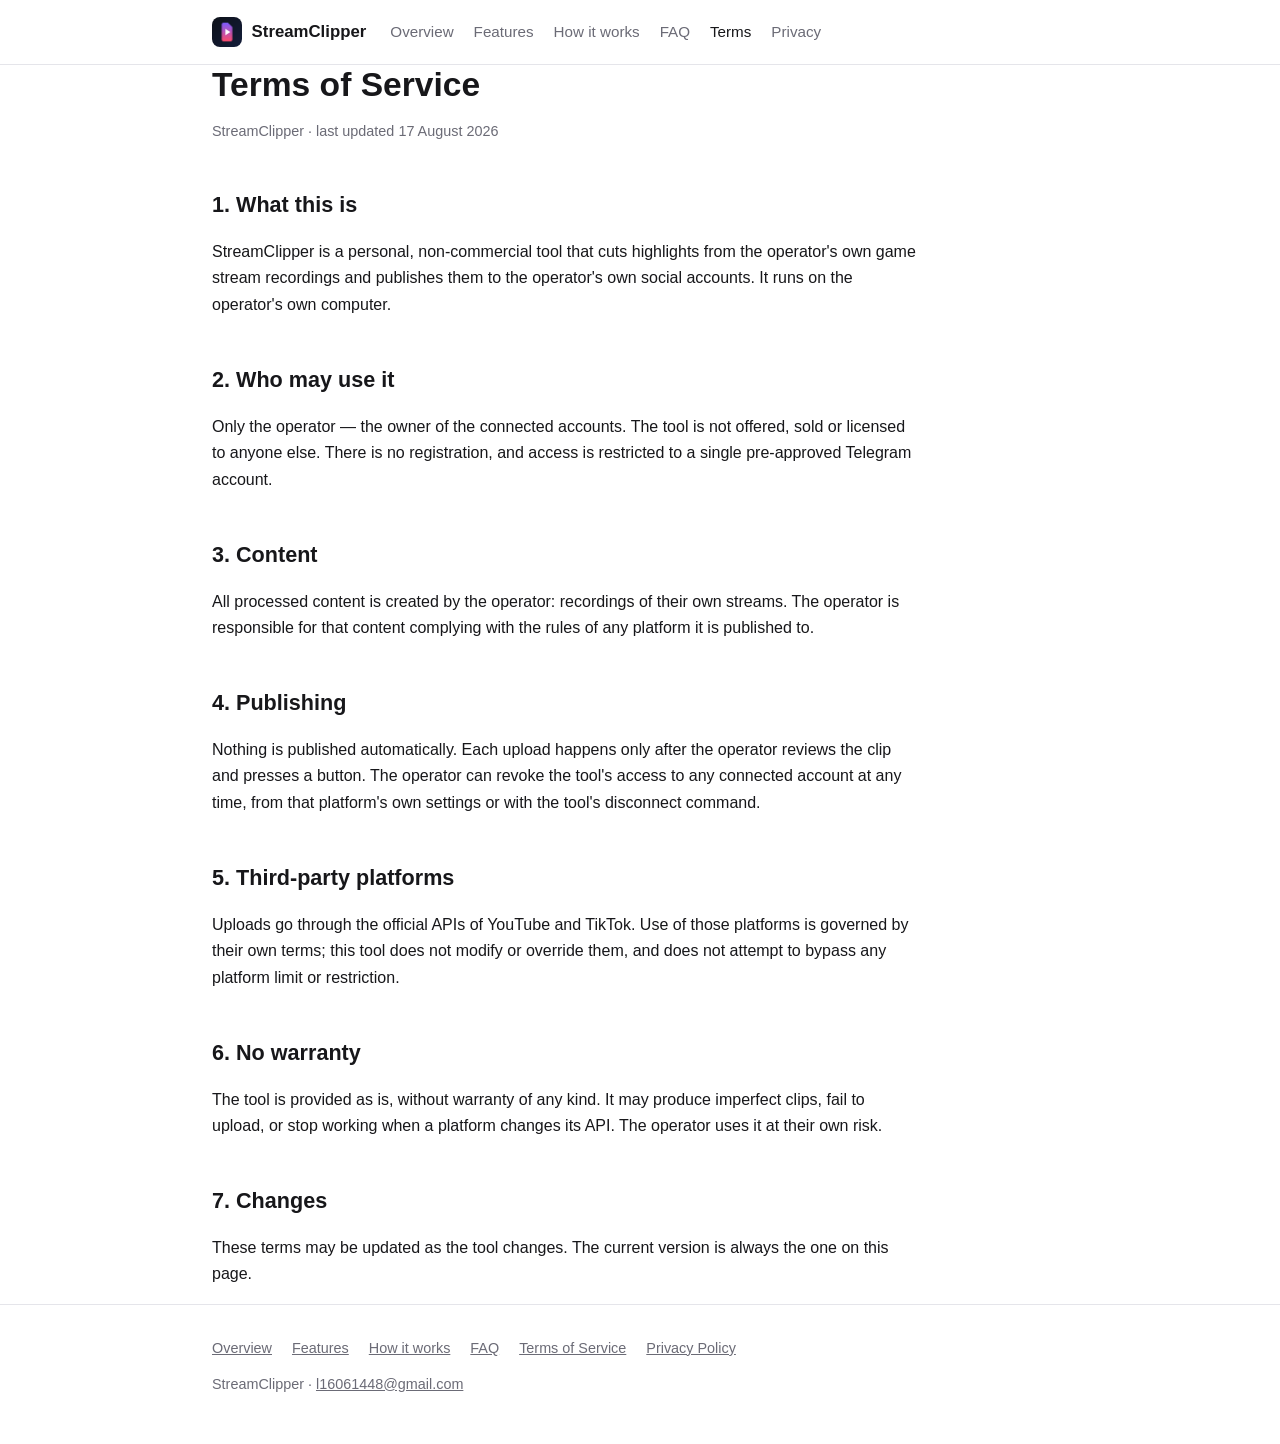
<file: terms.html>
<!DOCTYPE html><html lang="en"><head><meta charset="utf-8"><meta http-equiv="refresh" content="0; url=terms-of-service/"><link rel="canonical" href="terms-of-service/"><title>StreamClipper</title></head><body><a href="terms-of-service/">StreamClipper</a></body></html>
</file>
<file: style.css>
/* Спільний вигляд для всіх сторінок StreamClipper.
   Один файл, щоб назва в шапці й підвалі скрізь була однакова — саме на
   розбіжність назви та сайту скаржився рецензент TikTok. */

:root {
  color-scheme: light dark;
  --bg: #ffffff;
  --fg: #17171a;
  --muted: #6b6b76;
  --line: #e5e5ea;
  --accent: #6d4cff;
  --card: #fafafc;
}

@media (prefers-color-scheme: dark) {
  :root {
    --bg: #131316;
    --fg: #ececf1;
    --muted: #9a9aa6;
    --line: #2a2a31;
    --card: #1b1b20;
  }
}

* { box-sizing: border-box; }

body {
  margin: 0;
  background: var(--bg);
  color: var(--fg);
  font: 16px/1.65 -apple-system, BlinkMacSystemFont, "Segoe UI", Roboto, sans-serif;
}

.wrap { max-width: 56rem; margin: 0 auto; padding: 0 1.25rem; }

/* ── Шапка ─────────────────────────────────────────────────────────── */

header.top {
  border-bottom: 1px solid var(--line);
  position: sticky;
  top: 0;
  background: var(--bg);
  z-index: 10;
}

.top .wrap {
  display: flex;
  align-items: center;
  gap: 1.5rem;
  height: 64px;
}

.brand {
  display: flex;
  align-items: center;
  gap: .6rem;
  font-weight: 700;
  font-size: 1.05rem;
  text-decoration: none;
  color: var(--fg);
  white-space: nowrap;
}

.brand img { width: 30px; height: 30px; border-radius: 8px; }

nav.main { display: flex; gap: 1.25rem; flex-wrap: wrap; }

nav.main a {
  color: var(--muted);
  text-decoration: none;
  font-size: .95rem;
}

nav.main a:hover, nav.main a[aria-current] { color: var(--fg); }

/* ── Вміст ─────────────────────────────────────────────────────────── */

main { padding: 3rem 0 4rem; }

h1 { font-size: 2.1rem; line-height: 1.2; margin: 0 0 .75rem; }
h2 { font-size: 1.35rem; margin: 2.75rem 0 .75rem; }
h3 { font-size: 1.05rem; margin: 1.75rem 0 .4rem; }

.lead { font-size: 1.15rem; color: var(--muted); margin: 0 0 2rem; max-width: 42rem; }

p, li { max-width: 44rem; }
ul { padding-left: 1.15rem; }
li { margin: .35rem 0; }

a { color: var(--accent); }

.grid {
  display: grid;
  grid-template-columns: repeat(auto-fit, minmax(15rem, 1fr));
  gap: 1rem;
  margin: 1.5rem 0;
}

.card {
  border: 1px solid var(--line);
  background: var(--card);
  border-radius: 14px;
  padding: 1.1rem 1.25rem;
}

.card h3 { margin-top: 0; }
.card p { margin: 0; color: var(--muted); font-size: .95rem; }

.steps { counter-reset: step; list-style: none; padding: 0; }

.steps li {
  counter-increment: step;
  position: relative;
  padding-left: 2.6rem;
  margin: 1.1rem 0;
}

.steps li::before {
  content: counter(step);
  position: absolute;
  left: 0;
  top: -.1rem;
  width: 1.9rem;
  height: 1.9rem;
  border-radius: 50%;
  background: var(--accent);
  color: #fff;
  display: grid;
  place-items: center;
  font-size: .9rem;
  font-weight: 700;
}

.note {
  border-left: 3px solid var(--accent);
  padding: .5rem 0 .5rem 1rem;
  color: var(--muted);
  margin: 1.5rem 0;
}

dl.faq dt { font-weight: 600; margin-top: 1.5rem; }
dl.faq dd { margin: .35rem 0 0; color: var(--muted); max-width: 44rem; }

table { border-collapse: collapse; width: 100%; margin: 1.25rem 0; font-size: .95rem; }
th, td { text-align: left; padding: .6rem .5rem; border-bottom: 1px solid var(--line); }
th { color: var(--muted); font-weight: 600; }

.updated { color: var(--muted); font-size: .9rem; }

/* ── Підвал ────────────────────────────────────────────────────────── */

footer.bottom {
  border-top: 1px solid var(--line);
  padding: 2rem 0 3rem;
  color: var(--muted);
  font-size: .9rem;
}

footer.bottom nav { display: flex; gap: 1.25rem; flex-wrap: wrap; margin-bottom: .75rem; }
footer.bottom a { color: var(--muted); }
</file>
